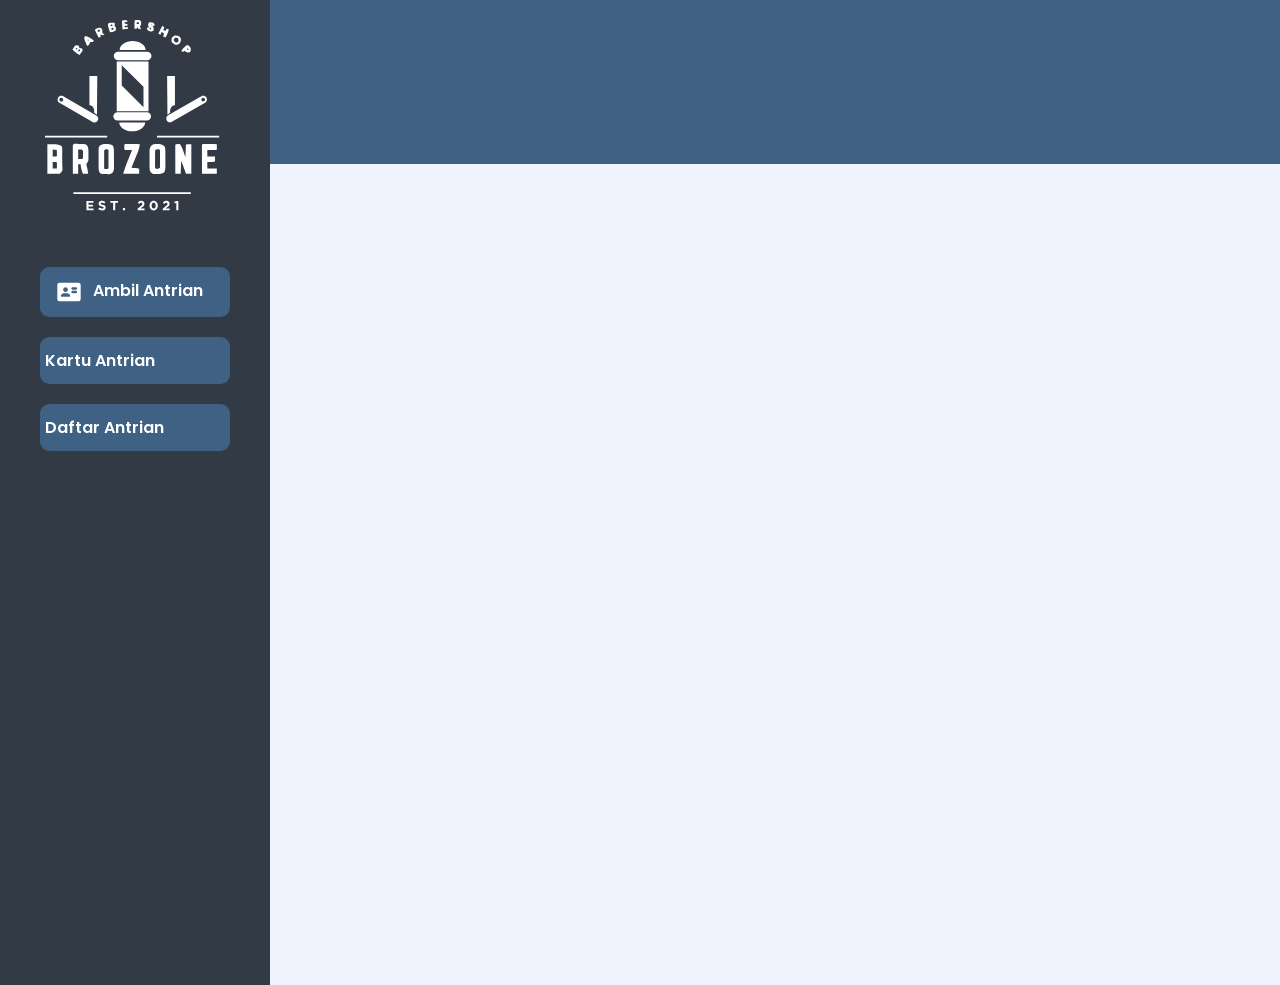
<file: index.html>
<!doctype html>
<html lang="en">
  <head>
    <meta charset="UTF-8" />
    <meta name="viewport" content="width=device-width, initial-scale=1.0" />
    <title>Document</title>
    <link rel="stylesheet" href="style.css" />
  </head>
  <body>
    <div class="container">
        <div class="header">

        </div>
    </div>
    <div class="sidebar">
      <div class="logo">
        <img src="asset/logo.svg" alt="" />
      </div>
      <div class="konten">
        <ul>

          <li><img src="asset/ktp.svg" alt="">Ambil Antrian</li>
          <li>Kartu Antrian</li>
          <li>Daftar Antrian</li>
        </ul>
      </div>
    </div>
  </body>
</html>
</file>
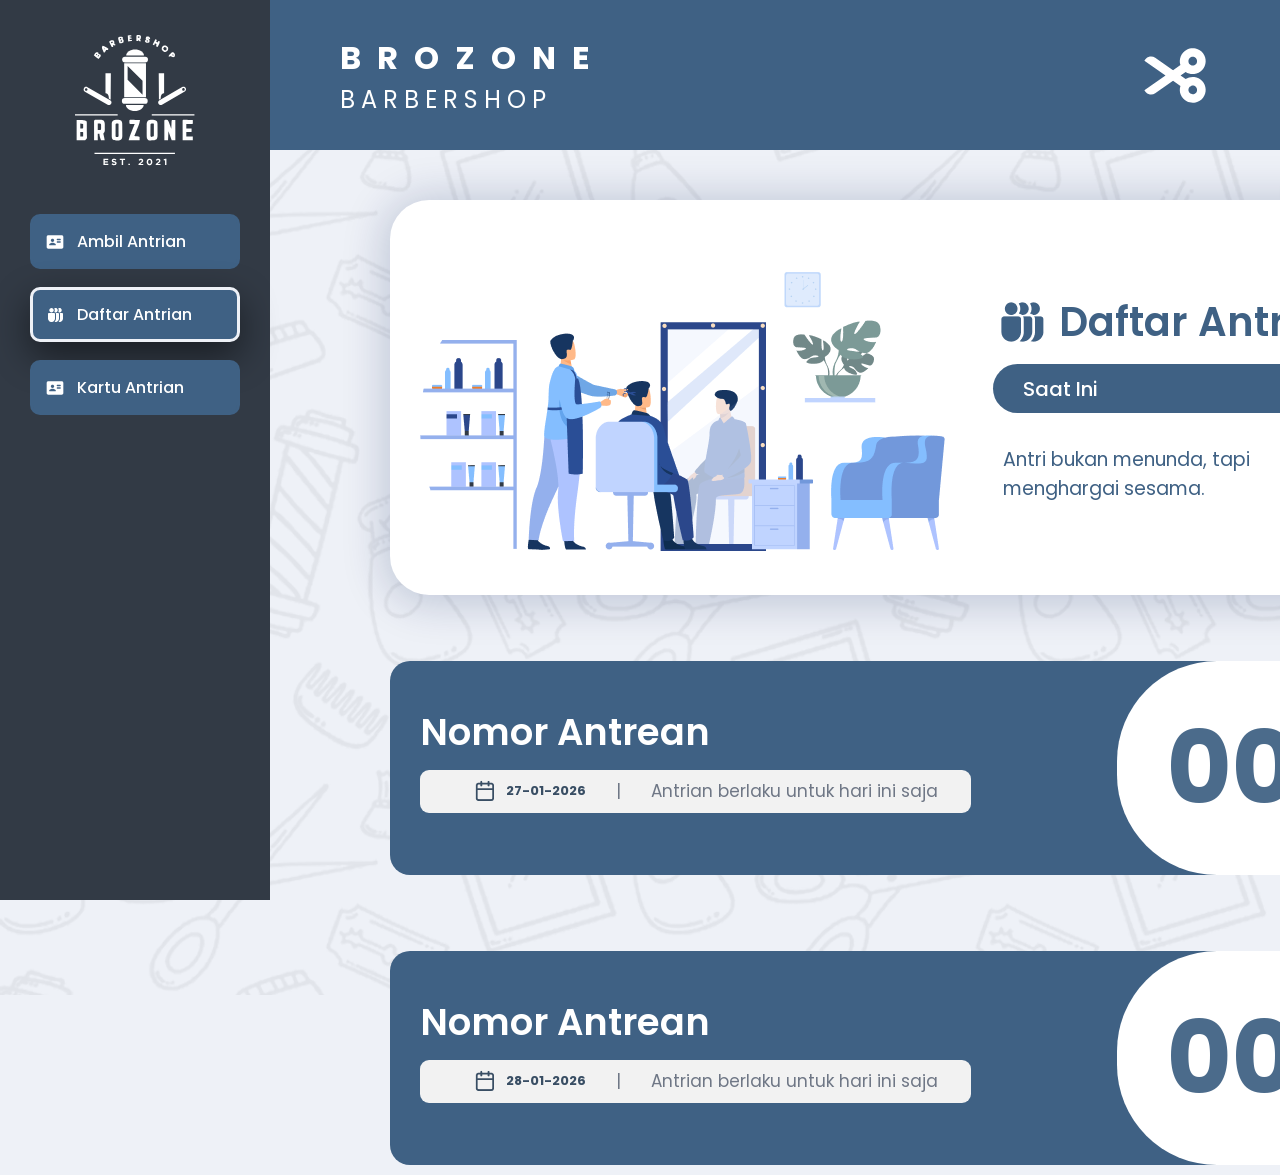
<file: daftar-antrian.html>
<!doctype html>
<html lang="en">
  <head>
    <meta charset="UTF-8" />
    <meta name="viewport" content="width=device-width, initial-scale=1.0" />
    <title>Brozone Barbershop</title>

    <link
      href="https://fonts.googleapis.com/css2?family=Poppins:wght@300;400;500;600;700&display=swap"
      rel="stylesheet"
    />

    <?php ?>

    <style>
      * {
        margin: 0;
        padding: 0;
        box-sizing: border-box;
        font-family: "Poppins", sans-serif;
      }

      body {
        background: #eef1f7;

        background-image: url("asset/pattern1.png");
        background-repeat: no-repeat;
        background-size: cover;
        background-position: center;
        background-attachment: fixed;
      }

      /* SIDEBAR */

      .sidebar {
        width: 270px;
        height: 100vh;
        background: #323a45;
        position: fixed;
        left: 0;
        top: 0;
        color: white;
      }

      .logo {
        text-align: center;
        padding-top: 35px;
      }

      .logo img {
        width: 120px;
      }

      .menu {
        margin-top: 40px;
      }

      .menu ul {
        list-style: none;
      }

      .menu li {
        display: flex;
        align-items: center;
        border: 3px solid #3f6184;
        gap: 12px;
        background: #3f6184;

        margin: 18px 30px;
        padding: 12px;
        border-radius: 10px;
        font-weight: 500;
        cursor: pointer;
        transition: all 0.3s ease;
      }

      .menu li:hover {
        transform: translateY(-10px);
        box-shadow: 0px 14px 37px 0px rgba(0, 0, 0, 0.49);
        border: 3px solid #eef1f7;
        animation: ease-in;
      }

      .menu li.active {
        border: 3px solid #eef1f7;
        box-shadow: 0px 14px 37px 0px rgba(0, 0, 0, 0.49);
      }

      .menu li img {
        width: 20px;
      }

      .menu li a {
        text-decoration: none;
        color: inherit;
        display: flex;
        align-items: center;
        gap: 12px;
      }

      /* HEADER */

      .header {
        position: fixed;
        left: 270px;
        top: 0;
        width: calc(100% - 270px);
        height: 150px;
        background: #3f6184;
        display: flex;
        align-items: center;
        justify-content: space-between;
        padding: 0 70px;
        color: white;
      }

      .header h1 {
        letter-spacing: 16px;
        font-weight: 700;
      }

      .header span {
        font-size: 24px;
        letter-spacing: 6px;
      }

      .header img {
        width: 50zpx;
      }

      /* MAIN */

      .main {
        margin-left: 390px;
        padding-top: 200px;
        display: flex;
        justify-content: center;
        flex-direction: column;
      }

      /* CARD */

      .card {
        display: flex;
        align-items: center;
        background: #ffffff;
        border-radius: 39px;
        box-shadow: 0px 3px 43px 6px rgba(0, 28, 89, 0.2);
        padding-right: 30px;
        width: 1027px;
        height: 395px;
      }

      /* ILUSTRASI */

      .card-img {
        background: #ffffff;
        padding-left: 30px;
        border-radius: 20px 100px 100px 20px;
      }

      .card-img img {
        width: 573px;
      }

      .judulantrian {
        display: flex;
        align-items: center;
        text-align: start;
        gap: 6px;
      }

      .judulantrian h1 {
        display: flex;
        color: #3f6184;
        font-size: 40px;
        text-align: center;
        align-items: center;
        font-weight: 600;
      }

      .judulantrian img {
        height: 56px;
        width: 56px;
        margin-right: 10px;
      }

      .card-tulisan {
        display: flex;
        flex-direction: column;
        gap: 12px;
      }

      .saatini {
        height: 49px;
        width: 365px;
        border-radius: 32px;
        background-color: #3f6184;
        text-align: start;
        gap: 10px;
        padding-left: 30px;
        display: flex;
      }

      .saatini span {
        color: #ffffff;
        font-weight: 500;
        align-items: center;
        text-align: center;
        font-size: 20px;
        display: flex;
      }

      .quotes {
        display: flex;
        padding-top: 20px;
      }

      .quotes p {
        color: #3f6184;
        font-weight: 400;
        font-size: 19px;
        padding-left: 10px;
        padding-right: 30px;
      }

      /* DAFTAR */
      .card-daftar {
        width: 1027px;
        height: 214px;
        background-color: #3f6184;
        display: flex;
        border-radius: 20px;
        margin-bottom: 10px;
        margin-top: 66px;
        justify-content: space-between;
      }
      

      .judul-antrian {
        font-weight: 600;
        font-size: 37px;
        color: #ffffff;
        padding-left: 30px;
        margin-bottom: 20px;
        display: flex;
        flex-direction: column;
        justify-content: center;
                padding: 30px;

      }

      .tanggal {
        background-color: #f2f2f2;
        border-radius: 9px;
        font-size: 13px;
        font-weight: 700;
        color: #394e64;
        display: inline-flex;
        height: 43px;
        width: 551px;
        padding-right: 10px;
        padding-bottom: 10px;
        padding-top: 10px;
        padding-left: 30px;
        margin-top: 10px;
        justify-content: center;
      }

      .tanggal p {
        text-align: center;
        justify-content: center;
        display: flex;
        gap: 10px;
        font-size: 13px;
        align-items: center;
      }

      .tanggal img {
        height: 22px;
        width: 22px;
        display: flex;
        justify-content: center;
        text-align: center;
        align-items: center;
      }

      .tanggal span {
        color: #6f7786;
        font-weight: 400;
        padding-left: 30px;
        font-size: 17px;
        display: flex;
        text-align: center;
        justify-content: center;
        align-items: center;
      }

      .nomor-antrian {
        background-color: #ffffff;
        width: 300px;
        height: 214px;
        border-radius: 100px 20px 20px 100px;
        display: flex;
        align-items: center;
        justify-content: flex-end;
        font-size: 100px;
        font-weight: bold;
        color: #4b6b8b;
        flex-direction: row-reverse;
      }

      .nomor-antrian span{
        padding-left: 50px;
      }

      /* BUTTON */

      .button-area {
        display: flex;
        justify-content: right;
        margin-top: 25px;
        gap: 30px;
        padding-right: 30px;
      }

      .btn {
        background: #2e333a;
        color: white;
        border: none;
        padding: 16px 115px;
        font-size: 16px;
        border-radius: 10px;
        display: flex;
        align-items: center;
        gap: 10px;
        cursor: pointer;
      }

      .btn img {
        width: 18px;
      }
    </style>
  </head>

  <body>
    <!-- SIDEBAR -->

    <div class="sidebar">
      <div class="logo">
        <img src="asset/logo.svg" />
      </div>

      <div class="menu">
        <ul>
          <li>
            <a href="ambil-antrian.html">
            <img src="asset/ktp.svg" />
            Ambil Antrian
            </a>
          </li>

          <li class="active">
            <a href="daftar-antrian.html">
            <img src="asset/people.svg" />
            Daftar Antrian
            </a>
          </li>

          <li>
            <a href="kartu-antrian.html">
            <img src="asset/ktp.svg" />
            Kartu Antrian
            </a>
          </li>
        </ul>
      </div>
    </div>

    <!-- HEADER -->

    <div class="header">
      <div>
        <h1>BROZONE</h1>
        <span>BARBERSHOP</span>
      </div>

      <img src="asset/scissor.svg" />
    </div>

    <!-- MAIN -->
    <div class="main">
      <div class="card">
        <div class="card-img">
          <img src="asset/antri.png" alt="" />
        </div>
        <div class="card-tulisan">
          <div class="judulantrian">
            <h1><img src="asset/peoplebiru.png" alt="" />Daftar Antrian</h1>
          </div>
          <div class="saatini">
            <span>Saat Ini</span>
          </div>
          <div class="quotes">
            <p>Antri bukan menunda, tapi menghargai sesama.</p>
          </div>
        </div>
      </div>

      <!-- DAFTAR -->
      <div class="card-daftar">
        <div class="judul-antrian">
          <span>Nomor Antrean</span>

          <div class="tanggal">
            <p><img src="asset/calendar.png" alt="" />27-01-2026</p>
            <span>|</span>
            <span>Antrian berlaku untuk hari ini saja</span>
          </div>
        </div>

        <div class="nomor-antrian">
          <span>001</span>
        </div>
      </div>

      <div class="card-daftar">
        <div class="judul-antrian">
          <span>Nomor Antrean</span>

          <div class="tanggal">
            <p><img src="asset/calendar.png" alt="" />28-01-2026</p>
            <span>|</span>
            <span>Antrian berlaku untuk hari ini saja</span>
          </div>
        </div>

        <div class="nomor-antrian">
          <span>001</span>
        </div>
      </div>
    </div>
  </body>
</html>
</file>
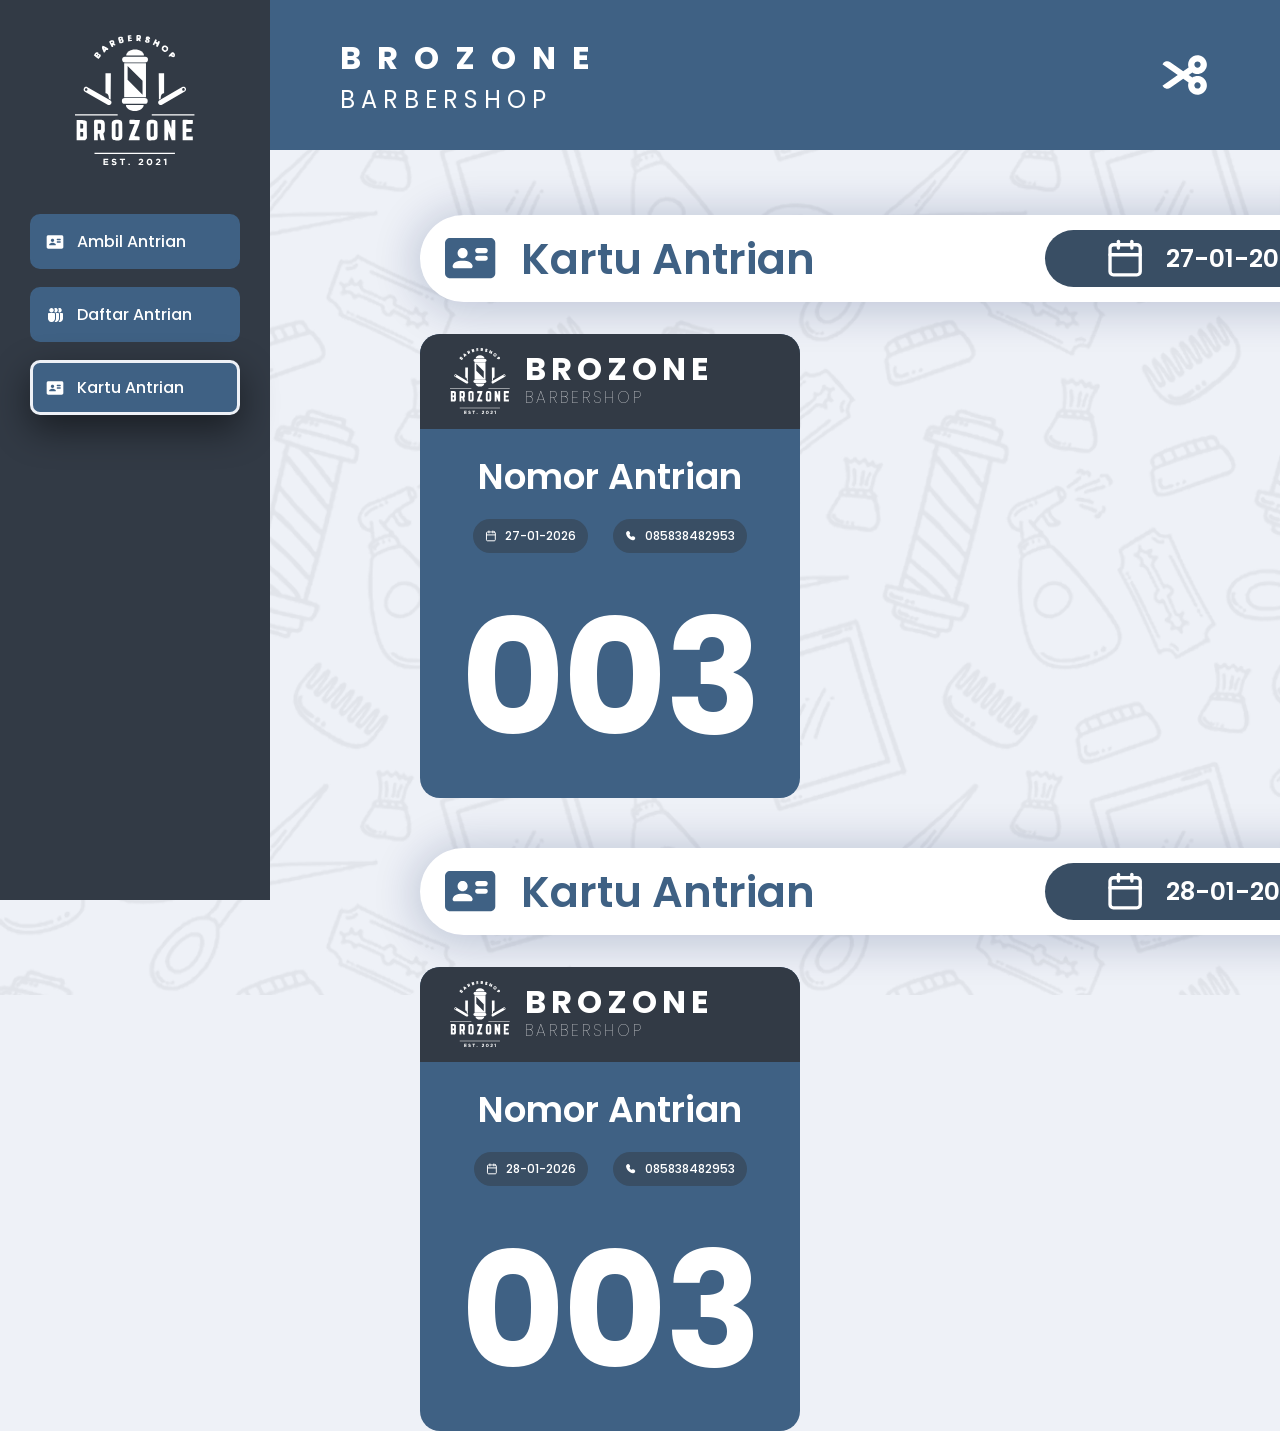
<file: kartu-antrian.html>
<!doctype html>
<html lang="en">
  <head>
    <meta charset="UTF-8" />
    <meta name="viewport" content="width=device-width, initial-scale=1.0" />
    <title>Brozone Barbershop</title>

    <link
      href="https://fonts.googleapis.com/css2?family=Poppins:wght@300;400;500;600;700&display=swap"
      rel="stylesheet"
    />

    <?php ?>

    <style>
      * {
        margin: 0;
        padding: 0;
        box-sizing: border-box;
        font-family: "Poppins", sans-serif;
      }

      body {
        background: #eef1f7;
        background-image: url("asset/pattern1.png");
        background-repeat: no-repeat;
        background-size: cover;
        background-position: center;
        background-attachment: fixed;
      }

      /* SIDEBAR */

      .sidebar {
        width: 270px;
        height: 100vh;
        background: #323a45;
        position: fixed;
        left: 0;
        top: 0;
        color: white;
      }

      .logo {
        text-align: center;
        padding-top: 35px;
      }

      .logo img {
        width: 120px;
      }

      .menu {
        margin-top: 40px;
      }

      .menu ul {
        list-style: none;
      }

      .menu li {
        display: flex;
        align-items: center;
        border: 3px solid #3f6184;
        gap: 12px;
        background: #3f6184;

        margin: 18px 30px;
        padding: 12px;
        border-radius: 10px;
        font-weight: 500;
        cursor: pointer;
        transition: all 0.3s ease;
      }

      .menu li:hover {
        transform: translateY(-10px);
        box-shadow: 0px 14px 37px 0px rgba(0, 0, 0, 0.49);
        border: 3px solid #eef1f7;
        animation: ease-in;
      }

      .menu li.active {
        border: 3px solid #eef1f7;
        box-shadow: 0px 14px 37px 0px rgba(0, 0, 0, 0.49);
      }

      .menu li img {
        width: 20px;
      }

      .menu li a {
        text-decoration: none;
        color: inherit;
        display: flex;
        align-items: center;
        gap: 12px;
      }

      .header {
        position: fixed;
        left: 270px;
        top: 0;
        width: calc(100% - 270px);
        height: 150px;
        background: #3f6184;
        display: flex;
        align-items: center;
        justify-content: space-between;
        padding: 0 70px;
        color: white;
      }

      .header h1 {
        letter-spacing: 16px;
        font-weight: 700;
      }

      .header span {
        font-size: 24px;
        letter-spacing: 6px;
      }

      .header img {
        width: 50px;
      }

      .main {
        margin-left: 420px;
        padding-top: 215px;
        display: flex;
        flex-direction: column;
        justify-content: center;
      }

      .main2 {
        margin-left: 420px;
        padding-top: 50px;
        display: flex;
        flex-direction: column;
        justify-content: center;
      }

      .main h2 {
        color: #3f6184;
        font-size: 43px;
        display: flex;
        align-items: center;
        padding-left: 20px;
        gap: 20px;
        font-weight: 550;
      }

      .main .card .tanggal h2 {
        color: #ffffff;
        font-size: 25px;
      }

      .main2 h2 {
        color: #3f6184;
        font-size: 43px;
        display: flex;
        align-items: center;
        padding-left: 20px;
        gap: 20px;
        font-weight: 550;
      }

      .main2 .card .tanggal h2 {
        color: #ffffff;
        font-size: 25px;
      }

      /* CARD */
      .card {
        height: 87px;
        display: flex;
        align-items: center;
        background: white;
        border-radius: 53px;
        box-shadow: 0px 3px 43px 6px rgba(0, 28, 89, 0.2);
        gap: 230px;
        width: 950px;
      }

      .tanggal {
        width: 312px;
        height: 57px;
        display: flex;
        align-items: center;
        background: #394e64;
        border-radius: 53px;
        padding-right: 30px;
        padding-left: 40px;
        gap: 40px;
      }

      .kartu {
        width: 380px;
        display: flex;
        flex-direction: column;
        background: #3f6184;
        border-radius: 20px;
        margin-top: 32px;
        overflow: hidden; 
      }

      .kartu-up {
        width: 100%;
        height: 95px;
        display: flex;
        align-items: center;
        justify-content: left;
        background: #323a45;
        gap: 15px;
      }

      .kartu-logo-img {
        width: 90px;
        padding-left: 30px;
      }

      .logo-kartu-text {
        display: flex;
        flex-direction: column;
        color: white;
      }

      .logo-kartu-text h1 {
        font-size: 18+18px;
        letter-spacing: 5px;
        font-weight: 700;
        margin: 0;
        line-height: 1;
      }

      .logo-kartu-text span {
        font-size: 16px;
        letter-spacing: 3px;
        font-weight: lighter;
      }

      .kartu-body {
        padding: 20px 15px 20px 15px;
        display: flex;
        flex-direction: column;
        align-items: stretch;
      }

      .kartu-body h3 {
        color: #ffffff;
        font-size: 36px;
        font-weight: 600;
        margin-bottom: 15px;
        text-align: center;
      }

      .kartu-badges {
        display: flex;
        gap: 25px;
        margin-bottom: 45px;
        justify-content: center;
      }

      .badge {
        background: #394E64;
        color: white;
        padding: 8px 12px;
        border-radius: 20px;
        font-size: 12px;
        font-weight: 500;
        display: flex;
        align-items: center;
        gap: 8px;
      }

      .badge img {
        width: 12px;
      }

      .nomor-antrian {
        color: #ffffff;
        font-size: 160px;
        font-weight: 700;
        line-height: 1;
        text-align: center;
        letter-spacing: -2px;
        margin-bottom: 20px;
      }

      /* ILUSTRASI & FORM (Tidak Diubah Sesuai Permintaan) */
      .card-img {
        background: #ffffff;
        padding: 30px;
        border-radius: 20px 100px 100px 20px;
        -webkit-border-radius: 20px 100px 100px 20px;
        -moz-border-radius: 20px 100px 100px 20px;
      }

      .card-img img {
        width: 320px;
      }

      .card-form {
        flex: 1;
        color: white;
      }

      .card-form h2 {
        display: flex;
        align-items: center;
        gap: 10px;
        margin-bottom: 25px;
        font-size: 26px;
        font-weight: 600;
      }

      .card-form h2 img {
        width: 24px;
      }

      .card-form input,
      .card-form select {
        width: 100%;
        padding: 16px;
        border: none;
        border-radius: 8px;
        margin-bottom: 20px;
        font-size: 15px;
        background: #e6e6e6;
      }

      .button-area {
        display: flex;
        justify-content: right;
        margin-top: 25px;
        gap: 30px;
        padding-right: 30px;
      }

      .btn {
        background: #2e333a;
        color: white;
        border: none;
        padding: 16px 115px;
        font-size: 16px;
        border-radius: 10px;
        display: flex;
        align-items: center;
        gap: 10px;
        cursor: pointer;
      }

      .btn img {
        width: 18px;
      }
    </style>
  </head>

  <body>
    <div class="sidebar">
      <div class="logo">
        <img src="asset/logo.svg" />
      </div>

      <div class="menu">
        <ul>
          <li>
            <a href="ambil-antrian.html">
            <img src="asset/ktp.svg" />
            Ambil Antrian
            </a>
          </li>

          <li>
            <a href="daftar-antrian.html">
            <img src="asset/people.svg" />
            Daftar Antrian
            </a>
          </li>

          <li class="active">
            <a href="kartu-antrian.html">
            <img src="asset/ktp.svg" />
            Kartu Antrian
            </a>
          </li>
        </ul>
      </div>
    </div>

    <div class="header">
      <div>
        <h1>BROZONE</h1>
        <span>BARBERSHOP</span>
      </div>

      <img src="asset/scissor.svg" />
    </div>

    <div class="main">
      <div class="card">
        <h2><img src="asset/KTPbiru.svg" alt="" />Kartu Antrian</h2>
        <div class="tanggal">
          <h2><img src="asset/calendar.svg" alt="" />27-01-2026</h2>
        </div>
      </div>

      <div class="kartu">
        <div class="kartu-up">
          <img src="asset/logo.svg" alt="Logo" class="kartu-logo-img" />
          <div class="logo-kartu-text">
            <h1>BROZONE</h1>
            <span>BARBERSHOP</span>
          </div>
        </div>

        <div class="kartu-body">
          <h3>Nomor Antrian</h3>

          <div class="kartu-badges">
            <div class="badge">
              <img src="asset/calendar.svg" alt="" />
              <span>27-01-2026</span>
            </div>
            <div class="badge">
              <img src="asset/phone.svg" alt="" />
              <span>085838482953</span>
            </div>
          </div>

          <div class="nomor-antrian">003</div>
        </div>
      </div>
    </div>
        <div class="header">
      <div>
        <h1>BROZONE</h1>
        <span>BARBERSHOP</span>
      </div>

      <img src="asset/scissor.svg" />
    </div>

    <div class="main2">
      <div class="card">
        <h2><img src="asset/KTPbiru.svg" alt="" />Kartu Antrian</h2>
        <div class="tanggal">
          <h2><img src="asset/calendar.svg" alt="" />28-01-2026</h2>
        </div>
      </div>

            <div class="kartu">
        <div class="kartu-up">
          <img src="asset/logo.svg" alt="Logo" class="kartu-logo-img" />
          <div class="logo-kartu-text">
            <h1>BROZONE</h1>
            <span>BARBERSHOP</span>
          </div>
        </div>

        <div class="kartu-body">
          <h3>Nomor Antrian</h3>

          <div class="kartu-badges">
            <div class="badge">
              <img src="asset/calendar.svg" alt="" />
              <span>28-01-2026</span>
            </div>
            <div class="badge">
              <img src="asset/phone.svg" alt="" />
              <span>085838482953</span>
            </div>
          </div>

          <div class="nomor-antrian">003</div>
        </div>
      </div>
    </div>
        <div class="header">
      <div>
        <h1>BROZONE</h1>
        <span>BARBERSHOP</span>
      </div>

      <img src="asset/scissor.svg" />
    </div>
  </body>
</html>
</file>
<file: style.css>
@import url('https://fonts.googleapis.com/css2?family=Montserrat:ital,wght@0,100..900;1,100..900&family=Noto+Sans+Georgian:wght@100..900&family=Poppins:ital,wght@0,100;0,200;0,300;0,400;0,500;0,600;0,700;0,800;0,900;1,100;1,200;1,300;1,400;1,500;1,600;1,700;1,800;1,900&family=Roboto:ital,wght@0,100..900;1,100..900&display=swap');

*{
    margin: 0;
    padding: 0;
    box-sizing: border-box;
    text-decoration: none;
    list-style: none;
    
}
body{
  background-color: #F1F3FF;
}

.logo {
  width: 100%;
  height: auto;
  margin-left: 45px;
  padding-top: 20px;
}

.sidebar {
    background: #323A45;
    width: 270px;
    height: 985px;
}

.konten {
    color: white;
    font-family: poppins;
    margin-top: 50px;
}

.konten li{
    background-color: #3F6184;
    margin: 20px;
    margin-right: 40px;
    margin-left: 40px;
    padding: 11px 5px;
    border-radius: 9.57px;
    font-weight: 600;
    display: flex;
}

.konten li img{
    padding-left: 10px;
    padding-right: 10px;
}

.container{
    position: absolute;
    right: 0;
    width: 8vw;
    height: 100vh;
    z-index: -20;
}

.header{
    background-color: #3F6184;
    position: fixed;
    top: 0;
    right: 0;
    width: 81.5vw;
    height: 164px;
    display: flex;
    align-items: center;
    justify-content: center;
}
</file>
